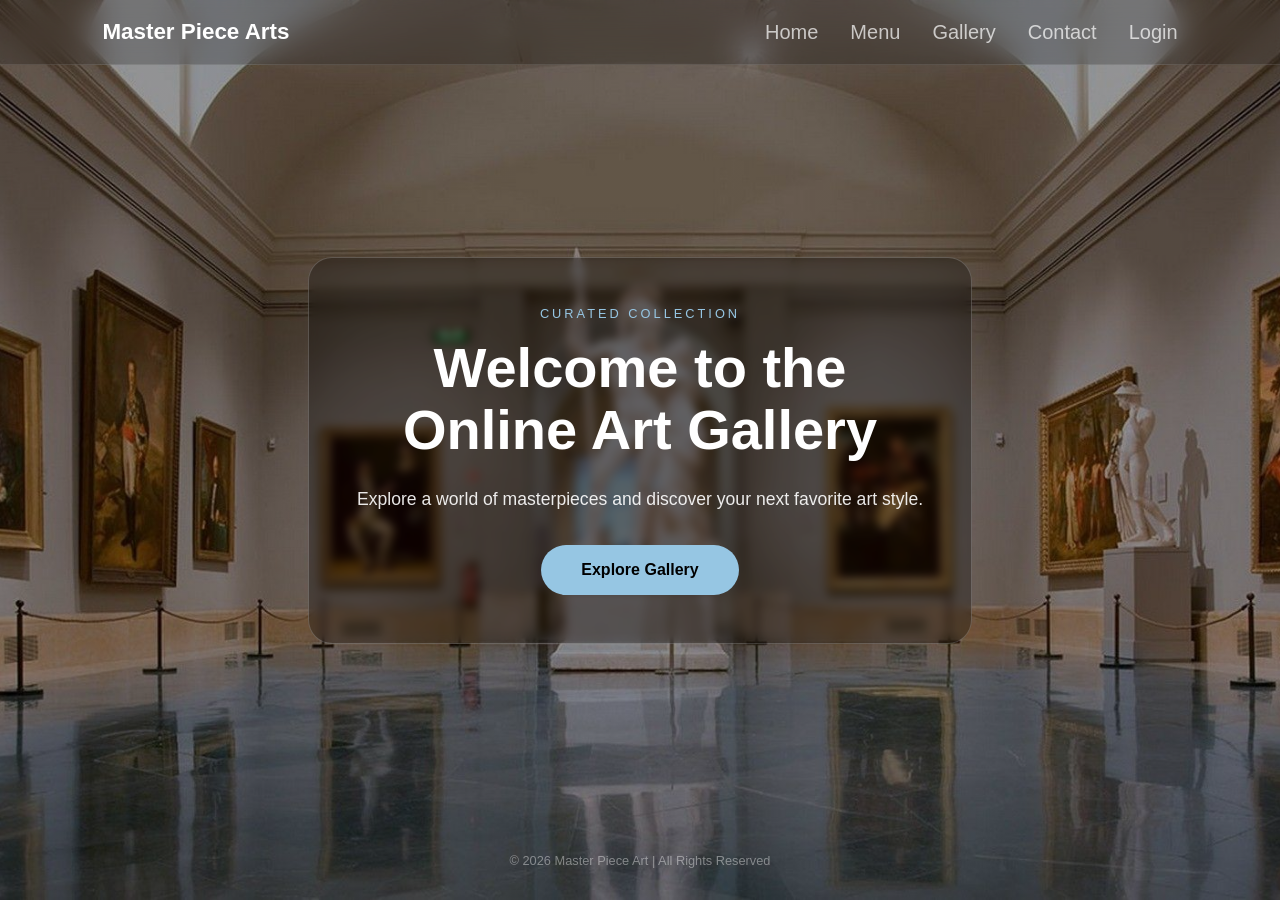
<file: index.html>
<!DOCTYPE html>
<html lang="en">
<head>
  <style>
    :root {
  --primary: #96c6e3;
  --glass: rgba(255, 255, 255, 0.1);
  --glass-border: rgba(255, 255, 255, 0.2);
  --text-white: #ffffff;
}

* {
  margin: 0;
  padding: 0;
  box-sizing: border-box;
}

body {
  font-family: 'Plus Jakarta Sans', sans-serif;
  color: var(--text-white);
  background: linear-gradient(rgba(0,0,0,0.4), rgba(0,0,0,0.4)), 
              url("images/image14.jpg");
  background-size: cover;
  background-position: center;
  background-attachment: fixed;
  min-height: 100vh;
  display: flex;
  flex-direction: column;
}

.login-btn {
  color: white !important;
  padding: 0.5rem 1.2rem;
  border-radius: 8px;
  font-weight: 600 !important;
}

/* --- Hero Content --- */
.hero-section {
  flex: 1;
  display: flex;
  align-items: center;
  justify-content: center;
  padding-top: 80px;
}

#cont {
  text-align: center;
  max-width: 700px;
  padding: 3rem;
  background: rgba(0, 0, 0, 0.3);
  backdrop-filter: blur(5px);
  border: 1px solid var(--glass-border);
  border-radius: 24px;
}

.subtitle {
  text-transform: uppercase;
  letter-spacing: 3px;
  font-size: 0.8rem;
  color: var(--primary);
  display: block;
  margin-bottom: 1rem;
}

#cont h2 {
  font-size: 3.5rem;
  line-height: 1.1;
  margin-bottom: 1.5rem;
}

#cont p {
  font-size: 1.1rem;
  opacity: 0.9;
  margin-bottom: 2rem;
  line-height: 1.6;
}

.main-btn {
  display: inline-block;
  background: var(--primary);
  color: #000;
  text-decoration: none;
  padding: 1rem 2.5rem;
  border-radius: 50px;
  font-weight: 700;
  transition: transform 0.3s, box-shadow 0.3s;
}

.main-btn:hover {
  transform: translateY(-3px);
  box-shadow: 0 10px 20px rgba(150, 198, 227, 0.3);
}
  </style>
  <meta charset="UTF-8">
  <meta name="viewport" content="width=device-width, initial-scale=1.0">
  <title>Master Piece Art | Gallery</title>
  <link rel="stylesheet" href="external.css">
</head>
<body>

  <header class="navbar">
    <div class="logo">Master Piece Arts</div>
    <nav>
      <ul class="nav-links">
        <li><a href="index.html"><span>Home</span></a></li>
        <li><a href="menu.html"><span>Menu</span></a></li>
        <li><a href="gallery.html"><span>Gallery</span></a></li>
        <li><a href="contact.html"><span>Contact</span></a></li>
        <li><a href="loginpage.html" class="active"><span>Login</span></a></li>
      </ul>
    </nav>
  </header>

  <main class="hero-section">
    <div id="cont">
      <span class="subtitle">Curated Collection</span>
      <h2>Welcome to the <br>Online Art Gallery</h2>
      <p>Explore a world of masterpieces and discover your next favorite art style.</p>
      <div class="cta-group">
        <a href="menu.html" class="main-btn">Explore Gallery</a>
      </div>
    </div>
  </main>

  <footer>
    <p>&copy; 2026 Master Piece Art | All Rights Reserved</p>
  </footer>

</body>
</html>
</file>
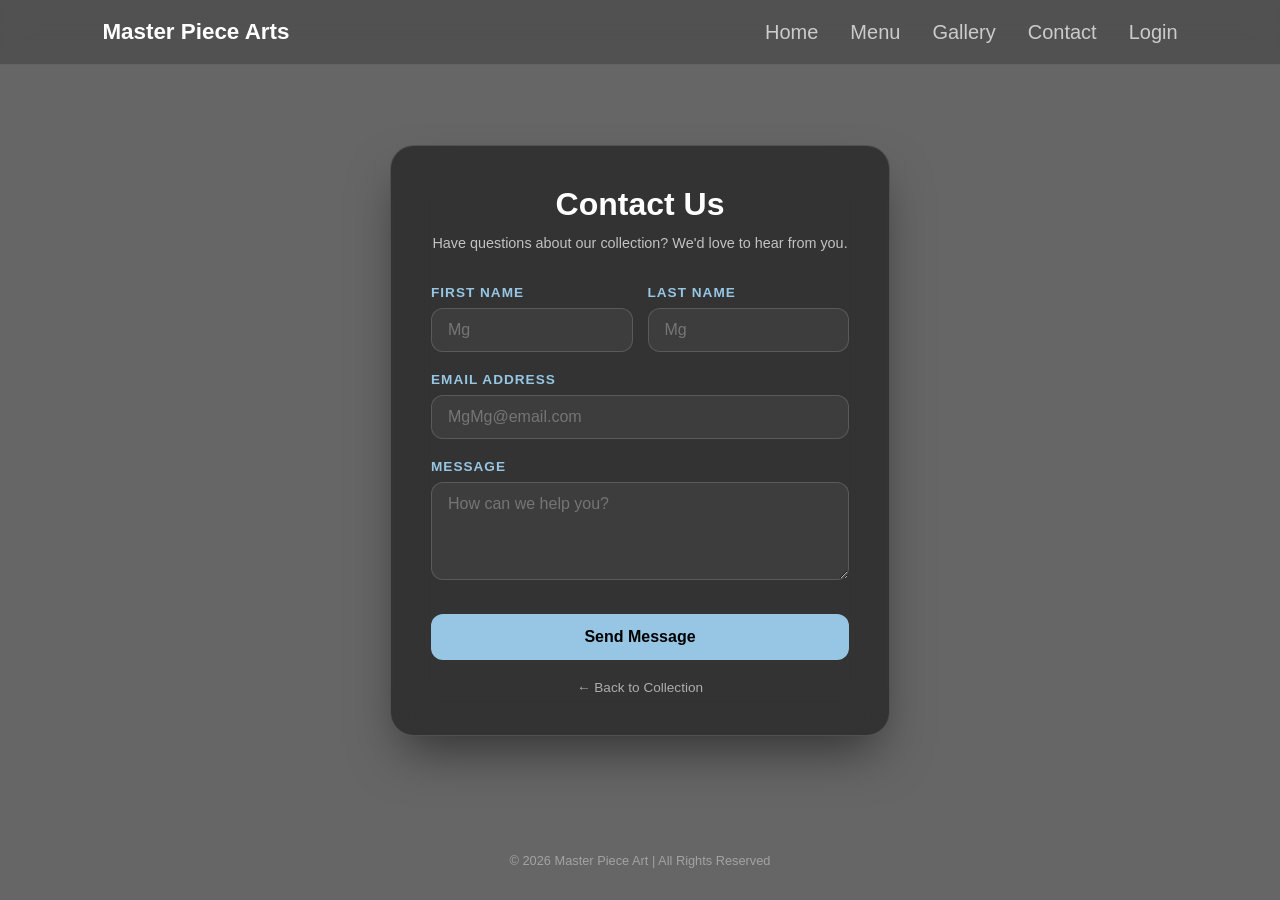
<file: contact.html>
<!DOCTYPE html>
<html lang="en">
<head>
    <meta charset="UTF-8">
    <meta name="viewport" content="width=device-width, initial-scale=1.0">
    <title>Contact Us | Master Piece Art</title>
    <link rel="stylesheet" href="external.css">
    
    <style>
        /* --- SHARED SYSTEM --- */
        :root {
            --primary: #96c6e3;
            --glass: rgba(255, 255, 255, 0.1);
            --glass-dark: rgba(0, 0, 0, 0.5);
            --glass-border: rgba(255, 255, 255, 0.15);
            --text-white: #ffffff;
            --transition: all 0.3s ease;
        }

        * {
            margin: 0;
            padding: 0;
            box-sizing: border-box;
        }

        body {
            font-family: 'Plus Jakarta Sans', sans-serif;
            color: var(--text-white);
            background: linear-gradient(rgba(0,0,0,0.6), rgba(0,0,0,0.6)), 
                        url("https://img.freepik.com/premium-photo/modern-art-gallery-with-glass-wall-hd-wall-mockup-1920-1080-background_1012843-336.jpg");
            background-size: cover;
            background-position: center;
            background-attachment: fixed;
            min-height: 100vh;
            display: flex;
            flex-direction: column;
        }

        /* --- CONTACT FORM SECTION --- */
        .contact-container {
            flex: 1;
            display: flex;
            justify-content: center;
            align-items: center;
            padding: 120px 20px 60px;
        }

        .contact-card {
            background: var(--glass-dark);
            backdrop-filter: blur(20px);
            -webkit-backdrop-filter: blur(20px);
            border: 1px solid var(--glass-border);
            width: 100%;
            max-width: 500px;
            padding: 40px;
            border-radius: 24px;
            box-shadow: 0 25px 50px -12px rgba(0, 0, 0, 0.5);
        }

        .contact-card h2 {
            font-size: 2rem;
            margin-bottom: 10px;
            text-align: center;
        }

        .contact-card p {
            font-size: 0.9rem;
            opacity: 0.7;
            text-align: center;
            margin-bottom: 30px;
            line-height: 1.5;
        }

        .form-group {
            margin-bottom: 20px;
        }

        .form-row {
            display: grid;
            grid-template-columns: 1fr 1fr;
            gap: 15px;
        }

        label {
            display: block;
            margin-bottom: 8px;
            font-size: 0.85rem;
            font-weight: 600;
            color: var(--primary);
            text-transform: uppercase;
            letter-spacing: 1px;
        }

        input[type="text"], 
        textarea {
            width: 100%;
            padding: 12px 16px;
            border-radius: 12px;
            border: 1px solid var(--glass-border);
            background: rgba(255, 255, 255, 0.05);
            color: white;
            outline: none;
            transition: var(--transition);
            font-size: 1rem;
            font-family: inherit;
        }

        input:focus, textarea:focus {
            background: rgba(255, 255, 255, 0.1);
            border-color: var(--primary);
            box-shadow: 0 0 0 4px rgba(150, 198, 227, 0.2);
        }

        .submit-btn {
            width: 100%;
            padding: 14px;
            border-radius: 12px;
            border: none;
            background: var(--primary);
            color: #000;
            font-weight: 700;
            font-size: 1rem;
            cursor: pointer;
            transition: var(--transition);
            margin-top: 10px;
        }

        .submit-btn:hover {
            transform: translateY(-2px);
            box-shadow: 0 10px 20px rgba(150, 198, 227, 0.3);
            filter: brightness(1.1);
        }

        .back-home {
            display: block;
            text-align: center;
            margin-top: 20px;
            color: var(--text-white);
            text-decoration: none;
            font-size: 0.85rem;
            opacity: 0.6;
            transition: var(--transition);
        }

        .back-home:hover {
            opacity: 1;
            color: var(--primary);
        }
    </style>
</head>
<body>

    <header class="navbar">
        <a href="index.html" class="logo">Master Piece Arts</a>
        <nav>
            <ul class="nav-links">
                <li><a href="index.html"><span>Home</span></a></li>
        <li><a href="menu.html"><span>Menu</span></a></li>
        <li><a href="gallery.html"><span>Gallery</span></a></li>
        <li><a href="contact.html"><span>Contact</span></a></li>
        <li><a href="login.html" class="active"><span>Login</span></a></li>
            </ul>
        </nav>
    </header>

    <main class="contact-container">
        <div class="contact-card">
            <h2>Contact Us</h2>
            <p>Have questions about our collection? We'd love to hear from you.</p>
            
            <form action="#">
                <div class="form-row">
                    <div class="form-group">
                        <label for="fname">First Name</label>
                        <input type="text" id="fname" placeholder="Mg">
                    </div>
                    <div class="form-group">
                        <label for="lname">Last Name</label>
                        <input type="text" id="lname" placeholder="Mg">
                    </div>
                </div>

                <div class="form-group">
                    <label for="email">Email Address</label>
                    <input type="text" id="email" placeholder="MgMg@email.com">
                </div>

                <div class="form-group">
                    <label for="comments">Message</label>
                    <textarea id="comments" rows="4" placeholder="How can we help you?"></textarea>
                </div>

                <button type="submit" class="submit-btn">Send Message</button>
            </form>

            <a href="index.html" class="back-home">← Back to Collection</a>
        </div>
    </main>

    <footer>
        &copy; 2026 Master Piece Art | All Rights Reserved
    </footer>

</body>
</html>
</file>
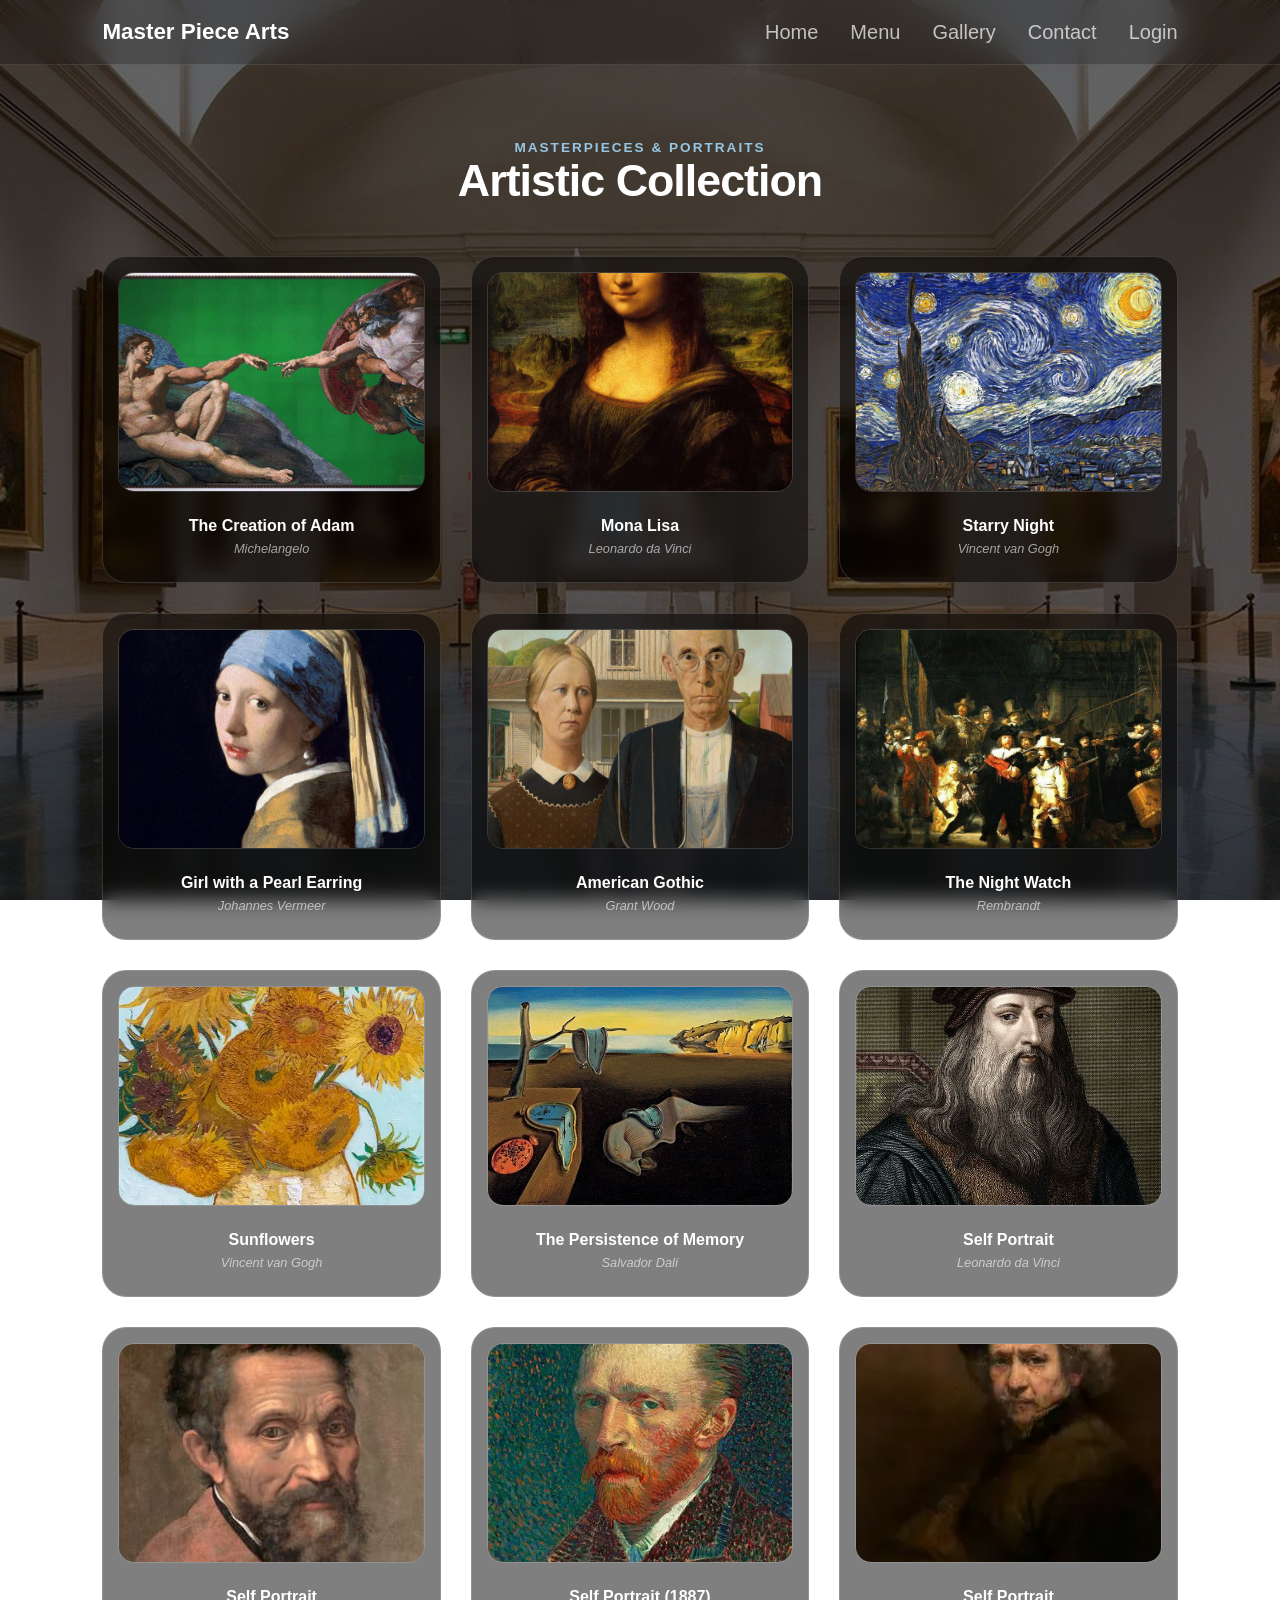
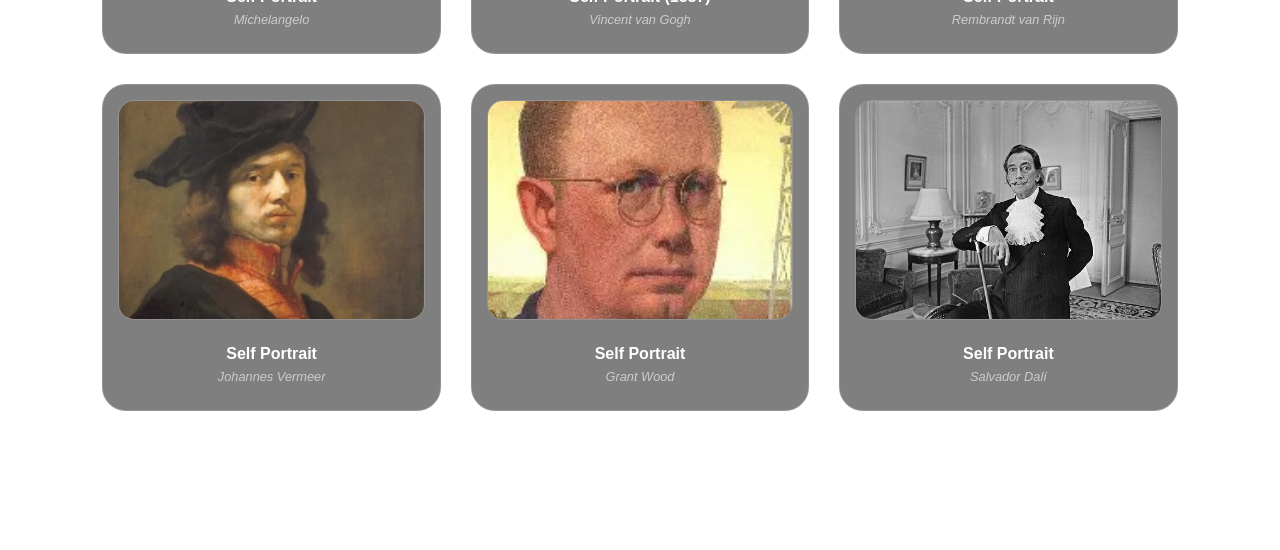
<file: gallery.html>
<!DOCTYPE html>
<html lang="en">
<head>
  <meta charset="UTF-8">
  <meta name="viewport" content="width=device-width, initial-scale=1.0">
  <title>Full Gallery | Master Piece Art</title>
  <link rel="stylesheet" href="external.css">
  
  <style>
    /* --- SHARED BRANDING SYSTEM --- */
    :root {
      --primary: #96c6e3;
      --glass: rgba(255, 255, 255, 0.1);
      --glass-dark: rgba(0, 0, 0, 0.5);
      --glass-border: rgba(255, 255, 255, 0.15);
      --text-white: #ffffff;
      --transition: all 0.4s cubic-bezier(0.175, 0.885, 0.32, 1.275);
    }

    * {
      margin: 0;
      padding: 0;
      box-sizing: border-box;
    }

    body {
      font-family: 'Plus Jakarta Sans', sans-serif;
      color: var(--text-white);
      background: linear-gradient(rgba(0,0,0,0.6), rgba(0,0,0,0.6)), 
                  url("images/image14.jpg");
      background-size: cover;
      background-position: center;
      background-attachment: fixed;
      min-height: 100vh;
      display: flex;
      flex-direction: column;
    }

    /* --- ADVANCED GALLERY LAYOUT --- */
    .gallery-container {
      padding: 140px 8% 60px;
      flex: 1;
    }

    .section-header {
      text-align: center;
      margin-bottom: 50px;
    }

    .section-header h2 {
      font-size: 2.8rem;
      margin-bottom: 10px;
      letter-spacing: -1px;
    }

    .section-header p {
      color: var(--primary);
      text-transform: uppercase;
      letter-spacing: 2px;
      font-size: 0.85rem;
      font-weight: 600;
    }

    .gallery-grid {
      display: grid;
      grid-template-columns: repeat(auto-fill, minmax(280px, 1fr));
      gap: 30px;
    }

    .gallery-item {
      background: var(--glass-dark);
      backdrop-filter: blur(10px);
      border: 1px solid var(--glass-border);
      border-radius: 24px;
      padding: 15px;
      transition: var(--transition);
      display: flex;
      flex-direction: column;
    }

    .gallery-item:hover {
      transform: translateY(-12px);
      background: rgba(255, 255, 255, 0.08);
      border-color: var(--primary);
      box-shadow: 0 20px 40px rgba(0,0,0,0.4);
    }

    .img-frame {
      width: 100%;
      height: 220px;
      border-radius: 16px;
      overflow: hidden;
      margin-bottom: 15px;
      border: 1px solid var(--glass-border);
    }

    .gallery-item img {
      width: 100%;
      height: 100%;
      object-fit: cover;
      transition: transform 0.6s ease;
    }

    .gallery-item:hover img {
      transform: scale(1.15);
    }

    .caption-box {
      padding: 10px;
      text-align: center;
    }

    .work-title {
      font-weight: 600;
      font-size: 1rem;
      margin-bottom: 4px;
      display: block;
    }

    .artist-label {
      font-size: 0.8rem;
      opacity: 0.6;
      font-style: italic;
    }
  </style>
</head>
<body>

  <header class="navbar">
    <a href="index.html" class="logo">Master Piece Arts</a>
    <nav>
      <ul class="nav-links">
        <li><a href="index.html"><span>Home</span></a></li>
        <li><a href="menu.html"><span>Menu</span></a></li>
        <li><a href="gallery.html"><span>Gallery</span></a></li>
        <li><a href="contact.html"><span>Contact</span></a></li>
        <li><a href="login.html" class="active"><span>Login</span></a></li>
      </ul>
    </nav>
  </header>

  <main class="gallery-container">
    <div class="section-header">
      <p>Masterpieces & Portraits</p>
      <h2>Artistic Collection</h2>
    </div>

    <div class="gallery-grid">
      <div class="gallery-item">
        <div class="img-frame"><img src="images/image17.jpg" alt="Creation of Adam"></div>
        <div class="caption-box"><span class="work-title">The Creation of Adam</span><span class="artist-label">Michelangelo</span></div>
      </div>

      <div class="gallery-item">
        <div class="img-frame"><img src="images/image8.jpg" alt="Mona Lisa"></div>
        <div class="caption-box"><span class="work-title">Mona Lisa</span><span class="artist-label">Leonardo da Vinci</span></div>
      </div>

      <div class="gallery-item">
        <div class="img-frame"><img src="images/image6.webp" alt="Starry Night"></div>
        <div class="caption-box"><span class="work-title">Starry Night</span><span class="artist-label">Vincent van Gogh</span></div>
      </div>

      <div class="gallery-item">
        <div class="img-frame"><img src="images/image1.jpg" alt="Pearl Earring"></div>
        <div class="caption-box"><span class="work-title">Girl with a Pearl Earring</span><span class="artist-label">Johannes Vermeer</span></div>
      </div>

      <div class="gallery-item">
        <div class="img-frame"><img src="images/image10.jpg" alt="American Gothic"></div>
        <div class="caption-box"><span class="work-title">American Gothic</span><span class="artist-label">Grant Wood</span></div>
      </div>

      <div class="gallery-item">
        <div class="img-frame"><img src="images/image12.jpg" alt="Night Watch"></div>
        <div class="caption-box"><span class="work-title">The Night Watch</span><span class="artist-label">Rembrandt</span></div>
      </div>

      <div class="gallery-item">
        <div class="img-frame"><img src="images/image15.webp" alt="Sunflowers"></div>
        <div class="caption-box"><span class="work-title">Sunflowers</span><span class="artist-label">Vincent van Gogh</span></div>
      </div>

      <div class="gallery-item">
        <div class="img-frame"><img src="images/image16.jpg" alt="Persistence of Memory"></div>
        <div class="caption-box"><span class="work-title">The Persistence of Memory</span><span class="artist-label">Salvador Dalí</span></div>
      </div>

      <div class="gallery-item">
        <div class="img-frame"><img src="images/pic5.jpg" alt="Da Vinci"></div>
        <div class="caption-box"><span class="work-title">Self Portrait</span><span class="artist-label">Leonardo da Vinci</span></div>
      </div>

      <div class="gallery-item">
        <div class="img-frame"><img src="images/michalanlego.jpg" alt="Michelangelo Portrait"></div>
        <div class="caption-box"><span class="work-title">Self Portrait</span><span class="artist-label">Michelangelo</span></div>
      </div>

      <div class="gallery-item">
        <div class="img-frame"><img src="images/image7.webp" alt="Van Gogh Portrait"></div>
        <div class="caption-box"><span class="work-title">Self Portrait (1887)</span><span class="artist-label">Vincent van Gogh</span></div>
      </div>

      <div class="gallery-item">
        <div class="img-frame"><img src="images/rambrant.webp"></div>
        <div class="caption-box"><span class="work-title">Self Portrait</span><span class="artist-label">Rembrandt van Rijn</span></div>
      </div>

      <div class="gallery-item">
        <div class="img-frame"><img src="images/johhaness.jpg" alt="Vermeer Portrait"></div>
        <div class="caption-box"><span class="work-title">Self Portrait</span><span class="artist-label">Johannes Vermeer</span></div>
      </div>

      <div class="gallery-item">
        <div class="img-frame"><img src="images/grantwood.webp" alt="Grant Wood Portrait"></div>
        <div class="caption-box"><span class="work-title">Self Portrait</span><span class="artist-label">Grant Wood</span></div>
      </div>

      <div class="gallery-item">
        <div class="img-frame"><img src="images/salvali.jpg" alt="Dali Portrait"></div>
        <div class="caption-box"><span class="work-title">Self Portrait</span><span class="artist-label">Salvador Dalí</span></div>
      </div>
    </div>
  </main>

  <footer>
    &copy; 2026 Master Piece Art | All Rights Reserved
  </footer>

</body>
</html>
</file>
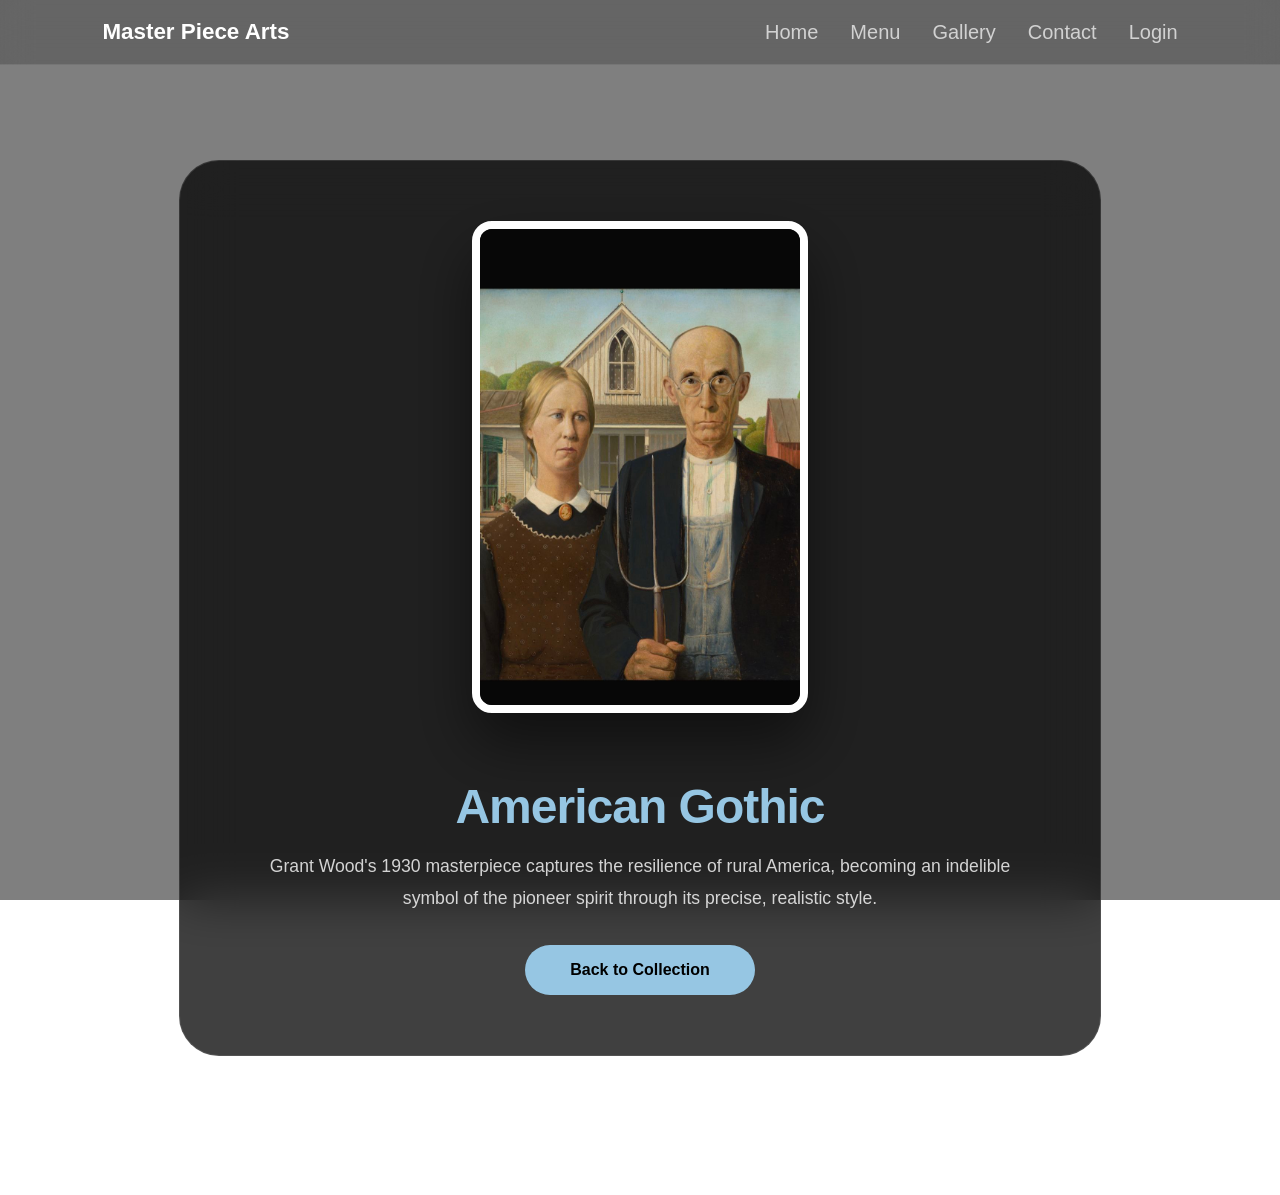
<file: Grantwood.html>
<!DOCTYPE html>
<html lang="en">
<head>
    <meta charset="UTF-8">
    <meta name="viewport" content="width=device-width, initial-scale=1.0">
    <title>American Gothic | Master Piece Art</title>
    <link rel="stylesheet" href="external.css">
    <style>
        :root { --accent: #96c6e3; --glass: rgba(0, 0, 0, 0.75); }
        body { font-family: 'Plus Jakarta Sans', sans-serif; color: white; margin: 0; background: linear-gradient(rgba(0,0,0,0.5), rgba(0,0,0,0.5)), url('https://wallpaperaccess.com/full/10379244.jpg'); background-size: cover; background-attachment: fixed; min-height: 100vh; display: flex; flex-direction: column; }
        .card-wrap { flex: 1; max-width: 800px; margin: 160px auto 60px; background: var(--glass); backdrop-filter: blur(25px); border-radius: 40px; padding: 60px; border: 1px solid rgba(255,255,255,0.1); text-align: center; }
        .art-img { width: 320px; border-radius: 20px; margin-bottom: 30px; border: 8px solid white; box-shadow: 0 30px 60px rgba(0,0,0,0.5); transition: 0.3s; }
        .art-img:hover { transform: translateY(-10px); }
        h1 { font-size: 3rem; margin-bottom: 10px; color: var(--accent); letter-spacing: -1px; }
        p { line-height: 1.8; opacity: 0.8; font-size: 1.1rem; margin-bottom: 30px; }
        .btn { background: var(--accent); color: black; padding: 16px 45px; border-radius: 50px; text-decoration: none; font-weight: 700; display: inline-block; transition: 0.3s; }
        .btn:hover { box-shadow: 0 10px 20px rgba(150, 198, 227, 0.3); }
    </style>
</head>
<body>
    <header class="navbar">
        <a href="index.html" class="logo">Master Piece Arts</a>
        <nav>
            <ul class="nav-links">
                <li><a href="index.html"><span>Home</span></a></li>
        <li><a href="menu.html"><span>Menu</span></a></li>
        <li><a href="gallery.html"><span>Gallery</span></a></li>
        <li><a href="contact.html"><span>Contact</span></a></li>
        <li><a href="login.html" class="active"><span>Login</span></a></li>
            </ul>
        </nav>
    </header>
    <div class="card-wrap">
        <img src="images/image10.jpg" class="art-img" alt="American Gothic">
        <h1>American Gothic</h1>
        <p>Grant Wood's 1930 masterpiece captures the resilience of rural America, becoming an indelible symbol of the pioneer spirit through its precise, realistic style.</p>
        <a href="menu.html" class="btn">Back to Collection</a>
    </div>
    <footer>&copy; 2026 Master Piece Art | All Rights Reserved</footer>
</body>
</html>
</file>
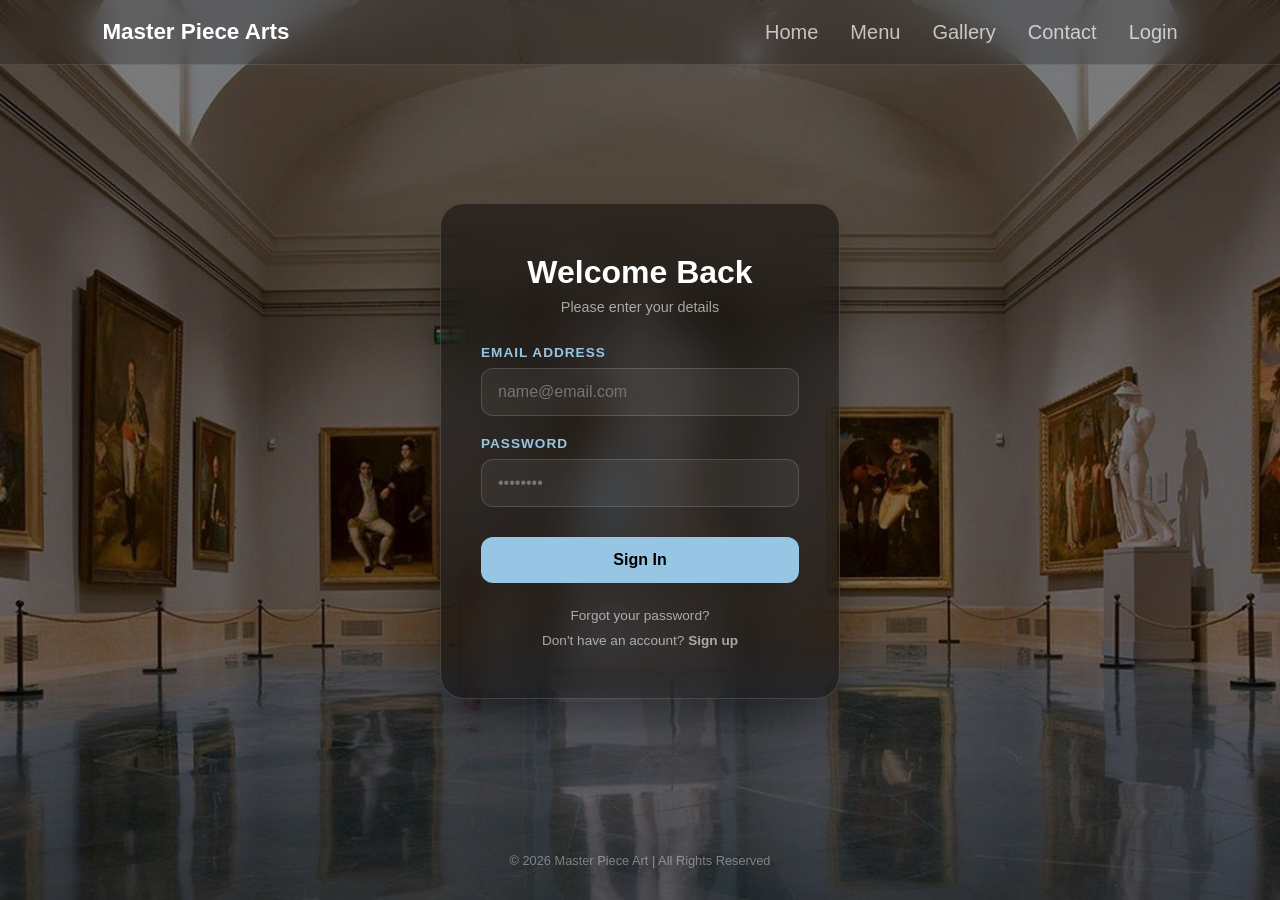
<file: login.html>
<!DOCTYPE html>
<html lang="en">
<head>
  <meta charset="UTF-8">
  <meta name="viewport" content="width=device-width, initial-scale=1.0">
  <title>Login | Master Piece Art</title>
  <link rel="stylesheet" href="external.css">
  <style>
    /* --- SHARED STYLES (Same as Index/Menu) --- */
    :root {
      --primary: #96c6e3;
      --glass: rgba(255, 255, 255, 0.1);
      --glass-dark: rgba(0, 0, 0, 0.45);
      --glass-border: rgba(255, 255, 255, 0.15);
      --text-white: #ffffff;
      --transition: all 0.3s ease;
    }

    * {
      margin: 0;
      padding: 0;
      box-sizing: border-box;
    }

    body {
      font-family: 'Plus Jakarta Sans', sans-serif;
      color: var(--text-white);
      background: linear-gradient(rgba(0,0,0,0.5), rgba(0,0,0,0.5)), 
                  url("images/image14.jpg");
      background-size: cover;
      background-position: center;
      background-attachment: fixed;
      min-height: 100vh;
      display: flex;
      flex-direction: column;
    }

      /* --- LOGIN BOX --- */
    .login-container {
      flex: 1;
      display: flex;
      justify-content: center;
      align-items: center;
      padding-top: 80px; /* Space for navbar */
    }

    #box {
      background: var(--glass-dark);
      backdrop-filter: blur(20px);
      -webkit-backdrop-filter: blur(20px);
      border: 1px solid var(--glass-border);
      width: 400px;
      padding: 50px 40px;
      border-radius: 24px;
      box-shadow: 0 25px 50px -12px rgba(0, 0, 0, 0.5);
      text-align: center;
    }

    h2 {
      font-size: 2rem;
      margin-bottom: 8px;
      font-weight: 700;
    }

    .subtitle {
      font-size: 0.9rem;
      opacity: 0.6;
      margin-bottom: 30px;
      display: block;
    }

    form {
      text-align: left;
    }

    label {
      display: block;
      margin-bottom: 8px;
      font-size: 0.85rem;
      font-weight: 600;
      color: var(--primary);
      text-transform: uppercase;
      letter-spacing: 1px;
    }

    input[type="text"], 
    input[type="password"] {
      width: 100%;
      padding: 14px 16px;
      border-radius: 12px;
      border: 1px solid var(--glass-border);
      background: rgba(255, 255, 255, 0.05);
      color: white;
      outline: none;
      margin-bottom: 20px;
      transition: var(--transition);
      font-size: 1rem;
    }

    input:focus {
      background: rgba(255, 255, 255, 0.1);
      border-color: var(--primary);
      box-shadow: 0 0 0 4px rgba(150, 198, 227, 0.2);
    }

    /* --- MODERN BUTTON --- */
    .login-submit {
      width: 100%;
      padding: 14px;
      border-radius: 12px;
      border: none;
      background: var(--primary);
      color: #000;
      font-weight: 700;
      font-size: 1rem;
      cursor: pointer;
      transition: var(--transition);
      margin-top: 10px;
    }

    .login-submit:hover {
      transform: translateY(-2px);
      box-shadow: 0 10px 20px rgba(150, 198, 227, 0.3);
      filter: brightness(1.1);
    }
  </style>
</head>
<body>

  <header class="navbar">
    <a class="logo">Master Piece Arts</a>
    <nav>
      <ul class="nav-links">
        <li><a href="index.html"><span>Home</span></a></li>
        <li><a href="menu.html"><span>Menu</span></a></li>
        <li><a href="gallery.html"><span>Gallery</span></a></li>
        <li><a href="contact.html"><span>Contact</span></a></li>
        <li><a href="login.html" class="active"><span>Login</span></a></li>
      </ul>
    </nav>
  </header>

  <main class="login-container">
    <div id="box">
      <h2>Welcome Back</h2>
      <span class="subtitle">Please enter your details</span>

      <form action="index.html">
        <label for="Em">Email Address</label>
        <input type="text" id="Em" name="Em" placeholder="name@email.com" required>

        <label for="pw">Password</label>
        <input type="password" id="pw" name="pw" placeholder="••••••••" required>

        <button type="submit" class="login-submit">Sign In</button>
      </form>

      <div class="form-footer">
        <a href="#">Forgot your password?</a>
        <a href="#">Don't have an account? <strong>Sign up</strong></a>
      </div>
    </div>
  </main>

  <footer>
    &copy; 2026 Master Piece Art | All Rights Reserved
  </footer>

</body>
</html>
</file>
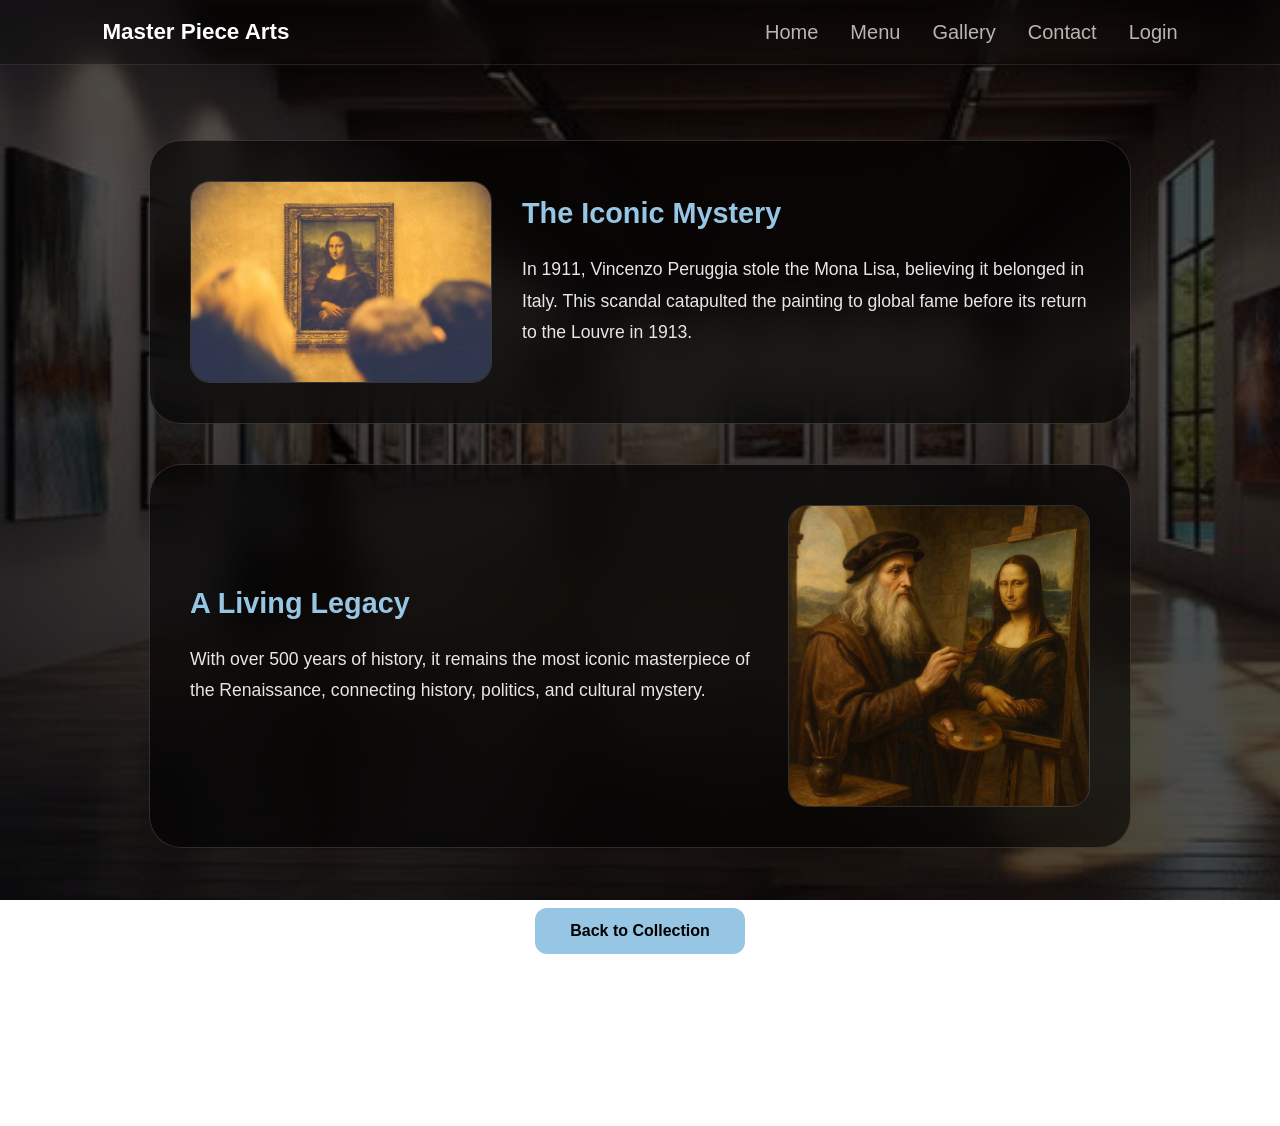
<file: MonaLisa.html>
<!DOCTYPE html>
<html lang="en">
<head>
    <meta charset="UTF-8">
    <meta name="viewport" content="width=device-width, initial-scale=1.0">
    <title>Mona Lisa | Master Piece Art</title>
    <link rel="stylesheet" href="external.css">
    <style>
        :root { --primary: #96c6e3; --glass-dark: rgba(0, 0, 0, 0.6); --glass-border: rgba(255, 255, 255, 0.15); }
        body { font-family: 'Plus Jakarta Sans', sans-serif; color: white; margin: 0; background: linear-gradient(rgba(0,0,0,0.7), rgba(0,0,0,0.7)), url('images/pic4.jpg'); background-size: cover; background-attachment: fixed; min-height: 100vh; display: flex; flex-direction: column; }
        .main-content { padding: 140px 8% 60px; flex: 1; display: flex; flex-direction: column; gap: 40px; align-items: center; }
        .glass-card { background: var(--glass-dark); backdrop-filter: blur(20px); border: 1px solid var(--glass-border); border-radius: 32px; padding: 40px; max-width: 900px; display: flex; gap: 30px; align-items: center; }
        .glass-card:nth-child(even) { flex-direction: row-reverse; }
        .glass-card img { width: 300px; border-radius: 20px; border: 1px solid var(--glass-border); transition: 0.5s; }
        .glass-card:hover img { transform: scale(1.05); }
        .text-content h2 { color: var(--primary); margin-top: 0; font-size: 1.8rem; }
        .text-content p { line-height: 1.8; opacity: 0.9; font-size: 1.1rem; }
        .btn-back { background: var(--primary); color: black; padding: 14px 35px; border-radius: 12px; text-decoration: none; font-weight: 700; transition: 0.3s; margin-top: 20px; }
        .btn-back:hover { transform: translateY(-3px); box-shadow: 0 10px 20px rgba(150, 198, 227, 0.3); }
        footer { padding: 3rem; text-align: center; opacity: 0.5; border-top: 1px solid var(--glass-border); }
    </style>
</head>
<body>
    <header class="navbar">
        <a href="index.html" class="logo">Master Piece Arts</a>
        <nav>
            <ul class="nav-links">
                <li><a href="index.html"><span>Home</span></a></li>
        <li><a href="menu.html"><span>Menu</span></a></li>
        <li><a href="gallery.html"><span>Gallery</span></a></li>
        <li><a href="contact.html"><span>Contact</span></a></li>
        <li><a href="login.html" class="active"><span>Login</span></a></li>
            </ul>
        </nav>
    </header>
    <main class="main-content">
        <div class="glass-card">
            <img src="images/pic2.jpg" alt="The Theft">
            <div class="text-content">
                <h2>The Iconic Mystery</h2>
                <p>In 1911, Vincenzo Peruggia stole the Mona Lisa, believing it belonged in Italy. This scandal catapulted the painting to global fame before its return to the Louvre in 1913.</p>
            </div>
        </div>
        <div class="glass-card">
            <img src="images/pic3.jpg" alt="Heritage">
            <div class="text-content">
                <h2>A Living Legacy</h2>
                <p>With over 500 years of history, it remains the most iconic masterpiece of the Renaissance, connecting history, politics, and cultural mystery.</p>
            </div>
        </div>
        <a href="menu.html" class="btn-back">Back to Collection</a>
    </main>
    <footer>&copy; 2026 Master Piece Art | All Rights Reserved</footer>
</body>
</html>
</file>
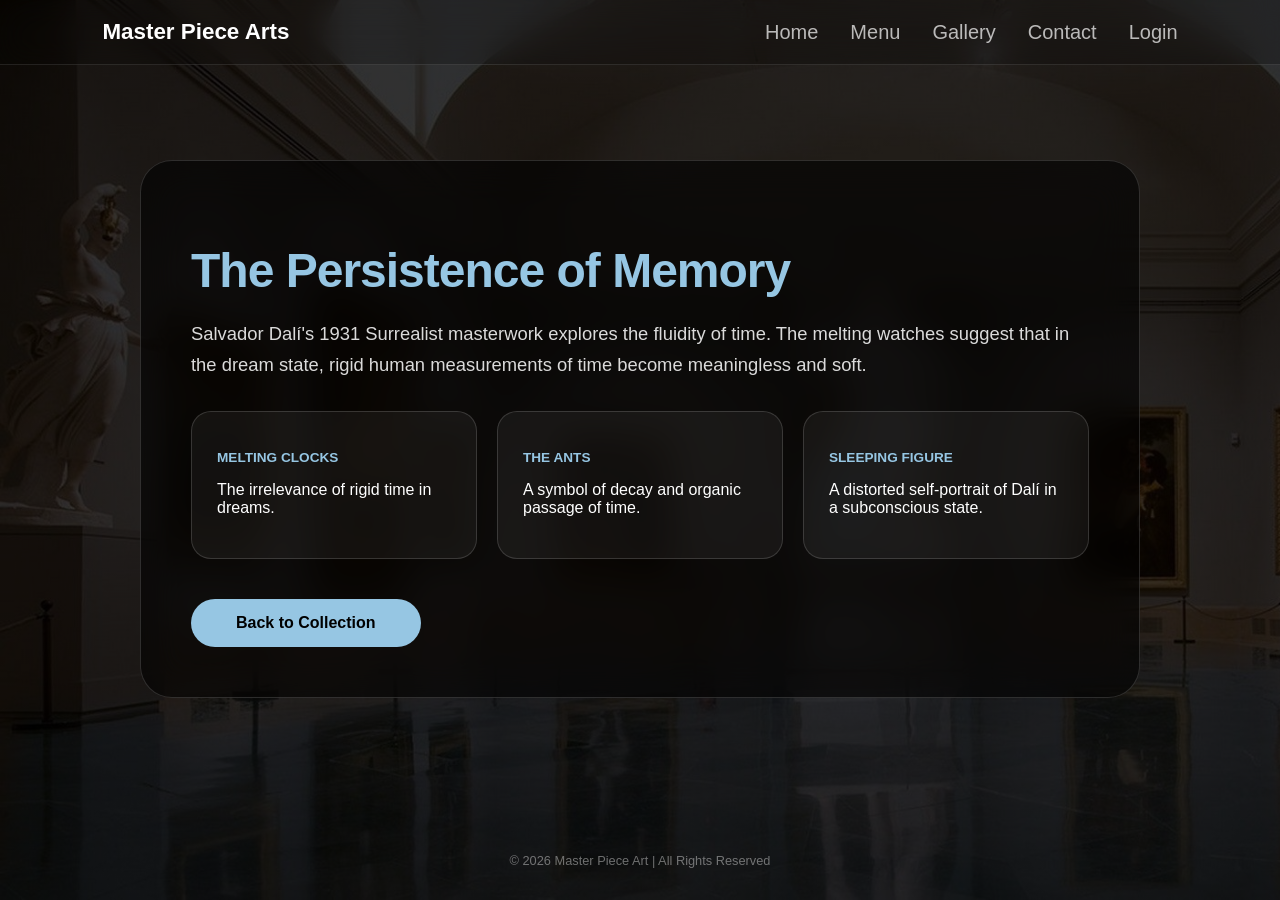
<file: Painting1.html>
<!DOCTYPE html>
<html lang="en">
<head>
    <meta charset="UTF-8">
    <meta name="viewport" content="width=device-width, initial-scale=1.0">
    <title>The Persistence of Memory | Master Piece Art</title>
    <link rel="stylesheet" href="external.css">
    <style>
        :root { --primary: #96c6e3; --glass-dark: rgba(0, 0, 0, 0.6); --glass-border: rgba(255, 255, 255, 0.15); }
        body { font-family: 'Plus Jakarta Sans', sans-serif; color: white; margin: 0; background: linear-gradient(rgba(0,0,0,0.8), rgba(0,0,0,0.8)), url('images/image14.jpg'); background-size: cover; background-attachment: fixed; min-height: 100vh; display: flex; flex-direction: column; }
        .main-content { padding: 160px 8% 60px; flex: 1; max-width: 1000px; margin: 0 auto; }
        .glass-panel { background: var(--glass-dark); backdrop-filter: blur(20px); border: 1px solid var(--glass-border); border-radius: 32px; padding: 50px; }
        h1 { font-size: 3rem; margin-bottom: 20px; color: var(--primary); letter-spacing: -1px; }
        .symbol-grid { display: grid; grid-template-columns: repeat(auto-fit, minmax(200px, 1fr)); gap: 20px; margin-top: 30px; }
        .symbol-card { background: rgba(255,255,255,0.05); padding: 25px; border-radius: 20px; border: 1px solid var(--glass-border); }
        .symbol-card h3 { color: var(--primary); font-size: 0.85rem; text-transform: uppercase; margin-bottom: 10px; }
        .btn-back { display: inline-block; margin-top: 40px; background: var(--primary); color: black; padding: 15px 45px; border-radius: 50px; text-decoration: none; font-weight: 700; transition: 0.3s; }
        .btn-back:hover { transform: translateY(-3px); box-shadow: 0 10px 20px rgba(150, 198, 227, 0.3); }
    </style>
</head>
<body>
    <header class="navbar">
        <a href="index.html" class="logo">Master Piece Arts</a>
        <nav>
            <ul class="nav-links">
                <li><a href="index.html"><span>Home</span></a></li>
        <li><a href="menu.html"><span>Menu</span></a></li>
        <li><a href="gallery.html"><span>Gallery</span></a></li>
        <li><a href="contact.html"><span>Contact</span></a></li>
        <li><a href="login.html" class="active"><span>Login</span></a></li>
            </ul>
        </nav>
    </header>
    <main class="main-content">
        <div class="glass-panel">
            <h1>The Persistence of Memory</h1>
            <p style="font-size: 1.15rem; line-height: 1.7; opacity: 0.85;">Salvador Dalí's 1931 Surrealist masterwork explores the fluidity of time. The melting watches suggest that in the dream state, rigid human measurements of time become meaningless and soft.</p>
            <div class="symbol-grid">
                <div class="symbol-card"><h3>Melting Clocks</h3><p>The irrelevance of rigid time in dreams.</p></div>
                <div class="symbol-card"><h3>The Ants</h3><p>A symbol of decay and organic passage of time.</p></div>
                <div class="symbol-card"><h3>Sleeping Figure</h3><p>A distorted self-portrait of Dalí in a subconscious state.</p></div>
            </div>
            <a href="menu.html" class="btn-back">Back to Collection</a>
        </div>
    </main>
    <footer>&copy; 2026 Master Piece Art | All Rights Reserved</footer>
</body>
</html>
</file>
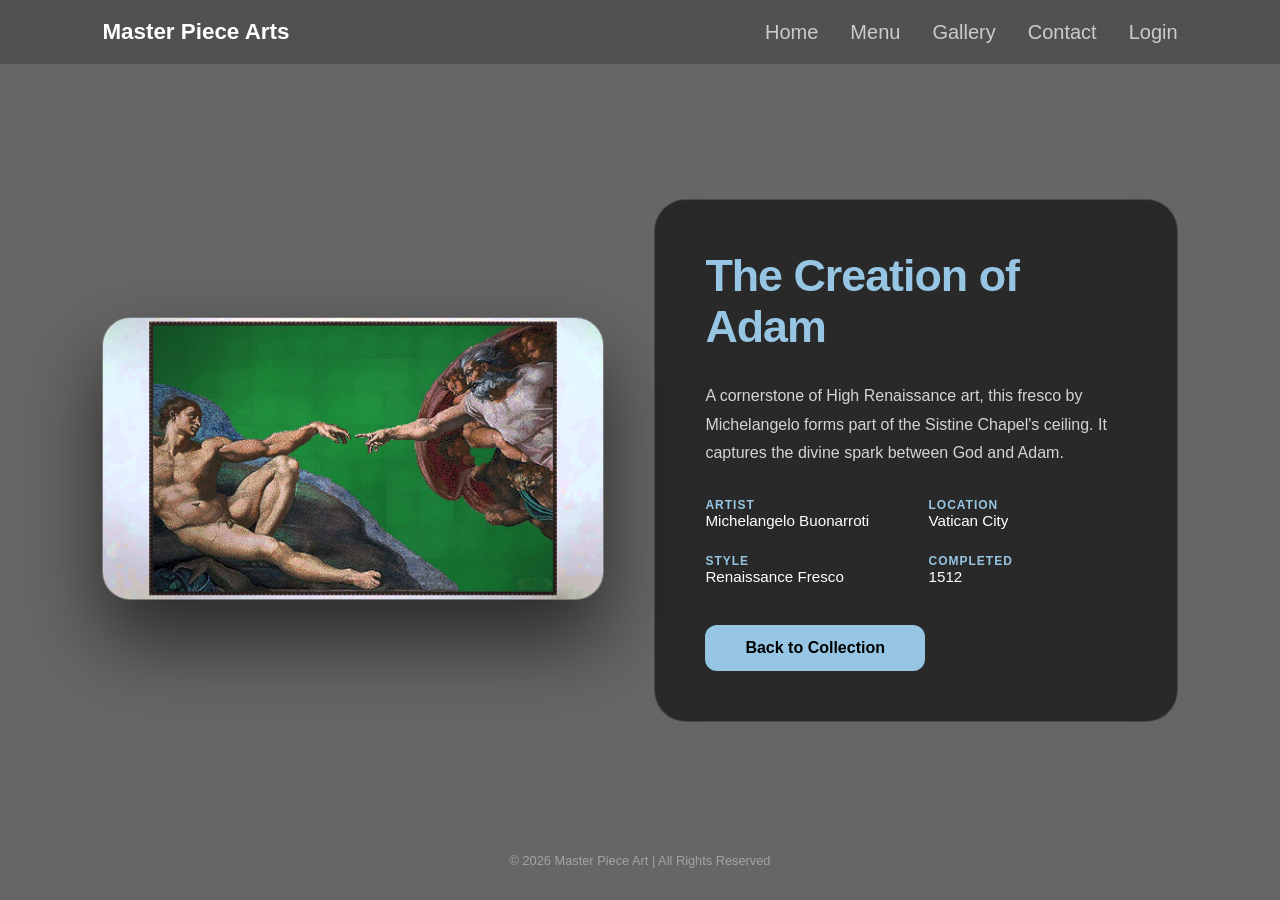
<file: Painting2.html>
<!DOCTYPE html>
<html lang="en">
<head>
    <link rel="stylesheet" href="external.css">
    <meta charset="UTF-8">
    <meta name="viewport" content="width=device-width, initial-scale=1.0">
    <title>The Creation of Adam | Master Piece Art</title>
    <style>
        :root { --primary: #96c6e3; --glass: rgba(0, 0, 0, 0.6); --border: rgba(255, 255, 255, 0.15); }
        body { font-family: 'Plus Jakarta Sans', sans-serif; color: white; margin: 0; background: linear-gradient(rgba(0,0,0,0.6), rgba(0,0,0,0.6)), url('https://wallpaperaccess.com/full/6984581.jpg'); background-size: cover; background-attachment: fixed; min-height: 100vh; display: flex; flex-direction: column; }
        .container { padding: 160px 8% 60px; flex: 1; max-width: 1100px; margin: 0 auto; display: flex; gap: 50px; align-items: center; }
        .image-box img { width: 500px; border-radius: 28px; border: 1px solid var(--border); box-shadow: 0 40px 80px rgba(0,0,0,0.6); }
        .details { background: var(--glass); padding: 50px; border-radius: 32px; border: 1px solid var(--border); backdrop-filter: blur(20px); }
        h1 { font-size: 2.8rem; color: var(--primary); margin-top: 0; letter-spacing: -1px; }
        .meta { display: grid; grid-template-columns: 1fr 1fr; gap: 25px; margin-top: 30px; font-size: 0.95rem; }
        .meta strong { color: var(--primary); display: block; text-transform: uppercase; font-size: 0.75rem; letter-spacing: 1px; }
        .btn { display: inline-block; margin-top: 40px; background: var(--primary); color: black; padding: 14px 40px; border-radius: 12px; text-decoration: none; font-weight: 700; transition: 0.3s; }
        .btn:hover { transform: translateY(-3px); }
    </style>
</head>
<body>
    <header class="navbar">
        <a href="index.html" class="logo">Master Piece Arts</a>
        <nav>
            <ul class="nav-links">
                <li><a href="index.html"><span>Home</span></a></li>
        <li><a href="menu.html"><span>Menu</span></a></li>
        <li><a href="gallery.html"><span>Gallery</span></a></li>
        <li><a href="contact.html"><span>Contact</span></a></li>
        <li><a href="login.html" class="active"><span>Login</span></a></li>
            </ul>
        </nav>
    </header>
    <div class="container">
        <div class="image-box"><img src="images/image17.jpg" alt="Creation of Adam"></div>
        <div class="details">
            <h1>The Creation of Adam</h1>
            <p style="opacity: 0.8; line-height: 1.8;">A cornerstone of High Renaissance art, this fresco by Michelangelo forms part of the Sistine Chapel's ceiling. It captures the divine spark between God and Adam.</p>
            <div class="meta">
                <div><strong>Artist</strong> Michelangelo Buonarroti</div>
                <div><strong>Location</strong> Vatican City</div>
                <div><strong>Style</strong> Renaissance Fresco</div>
                <div><strong>Completed</strong> 1512</div>
            </div>
            <a href="menu.html" class="btn">Back to Collection</a>
        </div>
    </div>
    <footer>&copy; 2026 Master Piece Art | All Rights Reserved </footer>
</body>
</html>
</file>
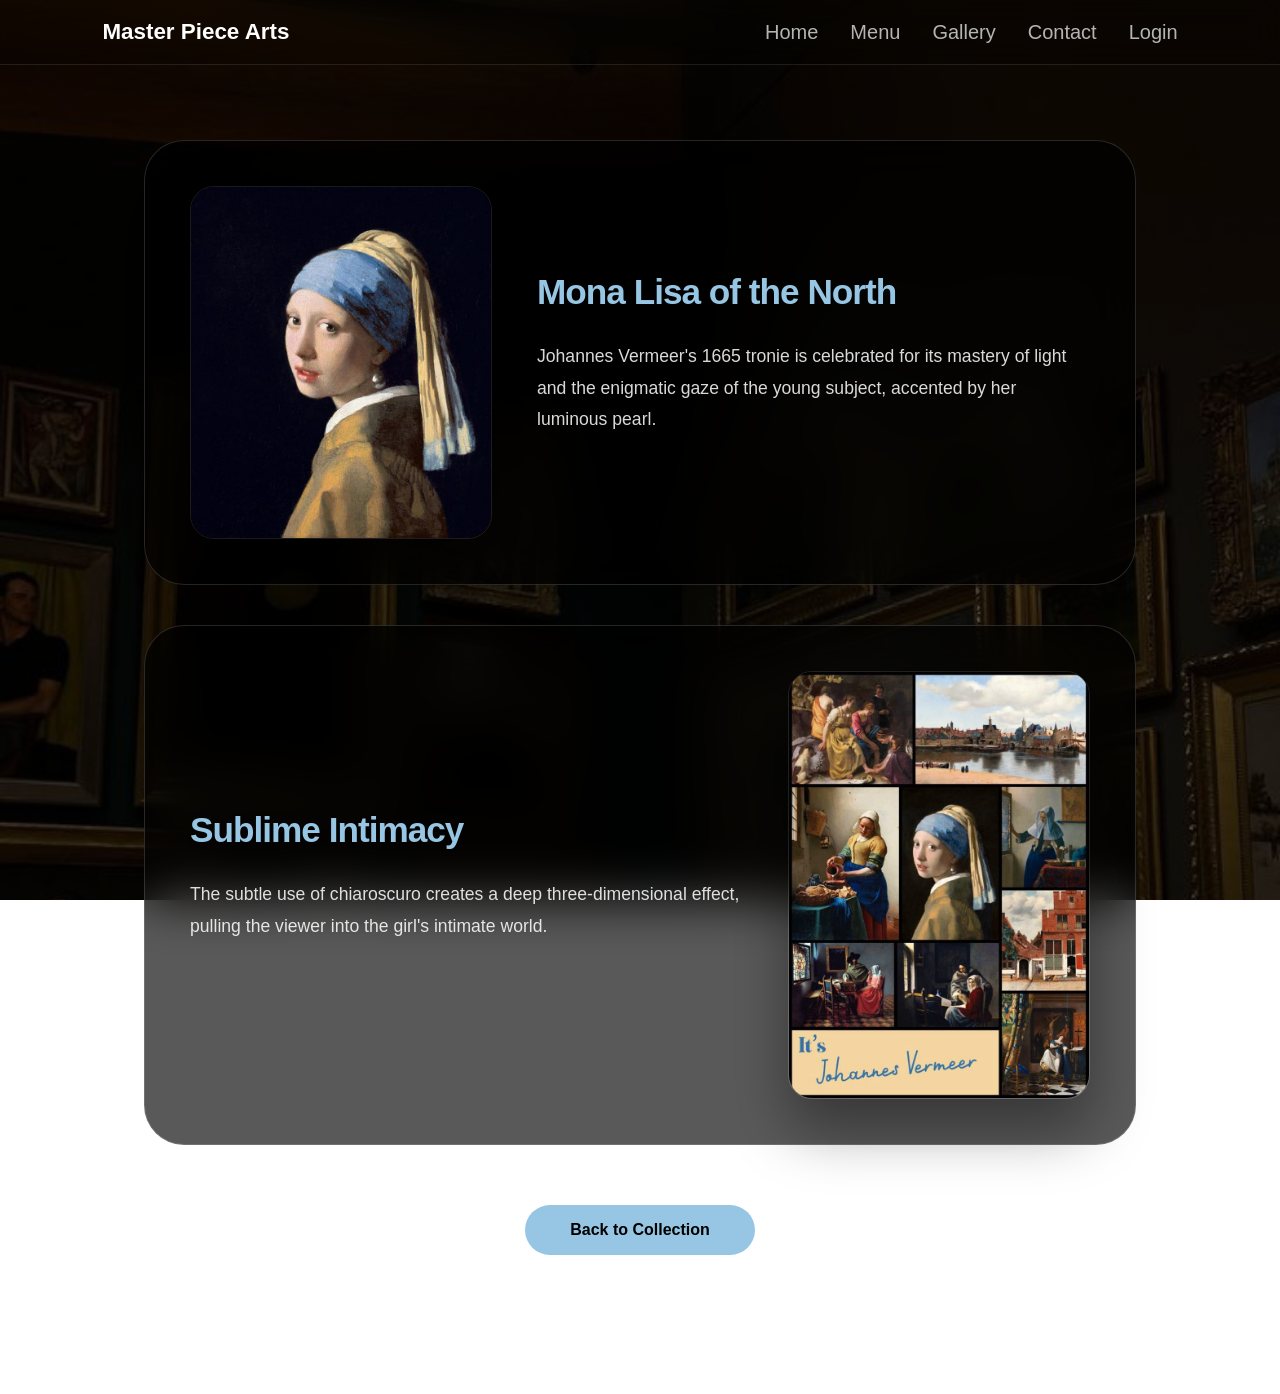
<file: project.html>
<!DOCTYPE html>
<html lang="en">
<head>
    <meta charset="UTF-8">
    <meta name="viewport" content="width=device-width, initial-scale=1.0">
    <title>Girl with a Pearl Earring | Master Piece Art</title>
    <link rel="stylesheet" href="external.css">
    <style>
        :root { --primary: #96c6e3; --glass: rgba(0, 0, 0, 0.65); }
        body { font-family: 'Plus Jakarta Sans', sans-serif; color: white; margin: 0; background: linear-gradient(rgba(0,0,0,0.6), rgba(0,0,0,0.6)), url('images/image4.jpg'); background-size: cover; background-attachment: fixed; min-height: 100vh; display: flex; flex-direction: column; }
        .main { padding: 140px 8% 60px; flex: 1; display: flex; flex-direction: column; gap: 40px; align-items: center; }
        .box { background: var(--glass); backdrop-filter: blur(25px); border: 1px solid rgba(255,255,255,0.15); border-radius: 40px; padding: 45px; max-width: 900px; display: flex; gap: 45px; align-items: center; }
        .box:nth-child(even) { flex-direction: row-reverse; }
        .box img { width: 300px; border-radius: 24px; box-shadow: 0 30px 60px rgba(0,0,0,0.4); border: 1px solid rgba(255,255,255,0.1); }
        h2 { color: var(--primary); font-size: 2.2rem; margin-top: 0; letter-spacing: -1px; }
        p { line-height: 1.8; opacity: 0.85; font-size: 1.1rem; }
        .btn { background: var(--primary); color: black; padding: 16px 45px; border-radius: 50px; text-decoration: none; font-weight: 700; transition: 0.3s; margin-top: 20px; }
        .btn:hover { transform: scale(1.05); }
    </style>
</head>
<body>
    <header class="navbar">
        <a href="index.html" class="logo">Master Piece Arts</a>
        <nav>
            <ul class="nav-links">
                <li><a href="index.html"><span>Home</span></a></li>
        <li><a href="menu.html"><span>Menu</span></a></li>
        <li><a href="gallery.html"><span>Gallery</span></a></li>
        <li><a href="contact.html"><span>Contact</span></a></li>
        <li><a href="login.html" class="active"><span>Login</span></a></li>
            </ul>
        </nav>
    </header>
    <div class="main">
        <div class="box">
            <img src="images/image1.jpg" alt="Vermeer Masterpiece">
            <div>
                <h2>Mona Lisa of the North</h2>
                <p>Johannes Vermeer's 1665 tronie is celebrated for its mastery of light and the enigmatic gaze of the young subject, accented by her luminous pearl.</p>
            </div>
        </div>
        <div class="box">
            <img src="images/image2.jpg" alt="The Gaze">
            <div>
                <h2>Sublime Intimacy</h2>
                <p>The subtle use of chiaroscuro creates a deep three-dimensional effect, pulling the viewer into the girl's intimate world.</p>
            </div>
        </div>
        <a href="menu.html" class="btn">Back to Collection</a>
    </div>
    <footer>&copy; 2026 Master Piece Art | All Rights Reserved</footer>
</body>
</html>
</file>
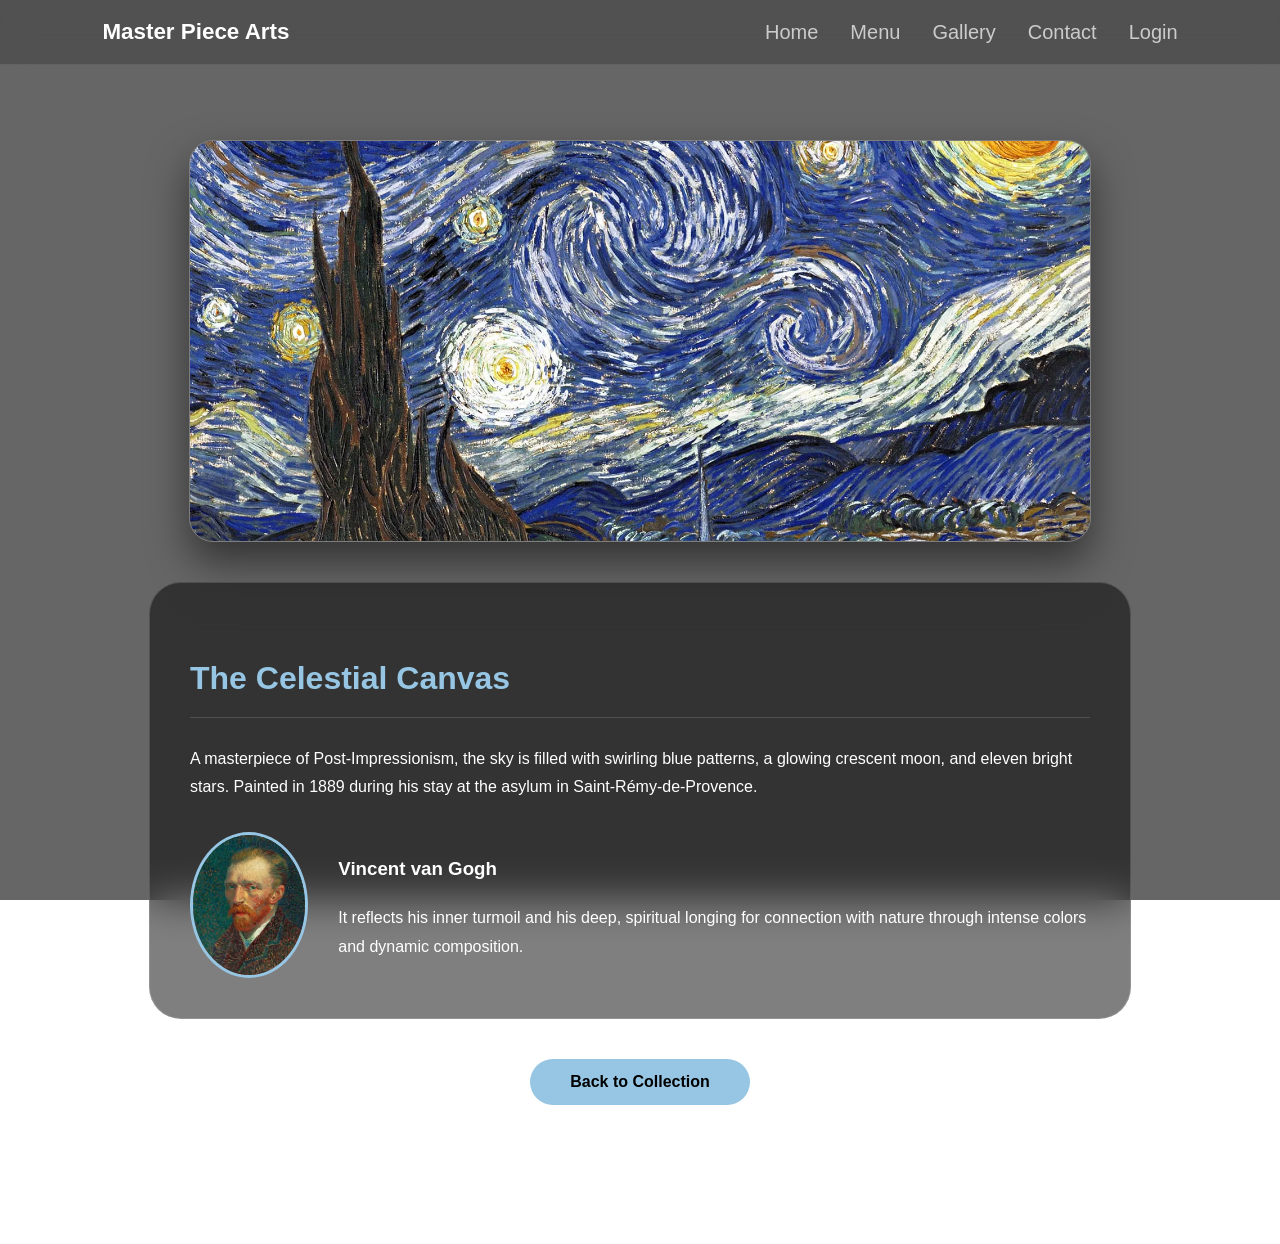
<file: starry.html>
<!DOCTYPE html>
<html lang="en">
<head>
    <meta charset="UTF-8">
    <meta name="viewport" content="width=device-width, initial-scale=1.0">
    <title>Starry Night | Master Piece Art</title>
    <link rel="stylesheet" href="external.css">
    <style>
        :root { --primary: #96c6e3; --glass-dark: rgba(0, 0, 0, 0.5); --glass-border: rgba(255, 255, 255, 0.15); }
        body { font-family: 'Plus Jakarta Sans', sans-serif; color: white; margin: 0; background: linear-gradient(rgba(0,0,0,0.6), rgba(0,0,0,0.6)), url('https://img.freepik.com/premium-photo/modern-art-gallery-with-glass-wall-hd-wall-mockup-1920-1080-background_1012843-336.jpg'); background-size: cover; background-attachment: fixed; min-height: 100vh; display: flex; flex-direction: column; }
        .main-content { padding: 140px 8% 60px; flex: 1; display: flex; flex-direction: column; align-items: center; gap: 40px; }
        .hero-img { width: 100%; max-width: 900px; height: 400px; object-fit: cover; border-radius: 24px; border: 1px solid var(--glass-border); box-shadow: 0 20px 40px rgba(0,0,0,0.5); }
        .info-panel { background: var(--glass-dark); backdrop-filter: blur(20px); border: 1px solid var(--glass-border); border-radius: 32px; padding: 40px; max-width: 900px; line-height: 1.8; }
        .info-panel h2 { color: var(--primary); border-bottom: 1px solid var(--glass-border); padding-bottom: 10px; font-size: 2rem; }
        .artist-flex { display: flex; gap: 30px; align-items: center; margin-top: 30px; }
        .artist-flex img { width: 140px; height: 140px; border-radius: 50%; object-fit: cover; border: 3px solid var(--primary); }
        .btn-back { background: var(--primary); color: black; padding: 14px 40px; border-radius: 50px; text-decoration: none; font-weight: 700; transition: 0.3s; }
        .btn-back:hover { transform: scale(1.05); }
    </style>
</head>
<body>
    <header class="navbar">
        <a href="index.html" class="logo">Master Piece Arts</a>
        <nav>
            <ul class="nav-links">
                <li><a href="index.html"><span>Home</span></a></li>
        <li><a href="menu.html"><span>Menu</span></a></li>
        <li><a href="gallery.html"><span>Gallery</span></a></li>
        <li><a href="contact.html"><span>Contact</span></a></li>
        <li><a href="login.html" class="active"><span>Login</span></a></li>
            </ul>
        </nav>
    </header>
    <main class="main-content">
        <img src="images/image6.webp" class="hero-img" alt="Starry Night">
        <div class="info-panel">
            <h2>The Celestial Canvas</h2>
            <p>A masterpiece of Post-Impressionism, the sky is filled with swirling blue patterns, a glowing crescent moon, and eleven bright stars. Painted in 1889 during his stay at the asylum in Saint-Rémy-de-Provence.</p>
            <div class="artist-flex">
                <img src="images/image7.webp" alt="Van Gogh">
                <div>
                    <h3>Vincent van Gogh</h3>
                    <p>It reflects his inner turmoil and his deep, spiritual longing for connection with nature through intense colors and dynamic composition.</p>
                </div>
            </div>
        </div>
        <a href="menu.html" class="btn-back">Back to Collection</a>
    </main>
    <footer>&copy; 2026 Master Piece Art | All Rights Reserved</footer>
</body>
</html>
</file>
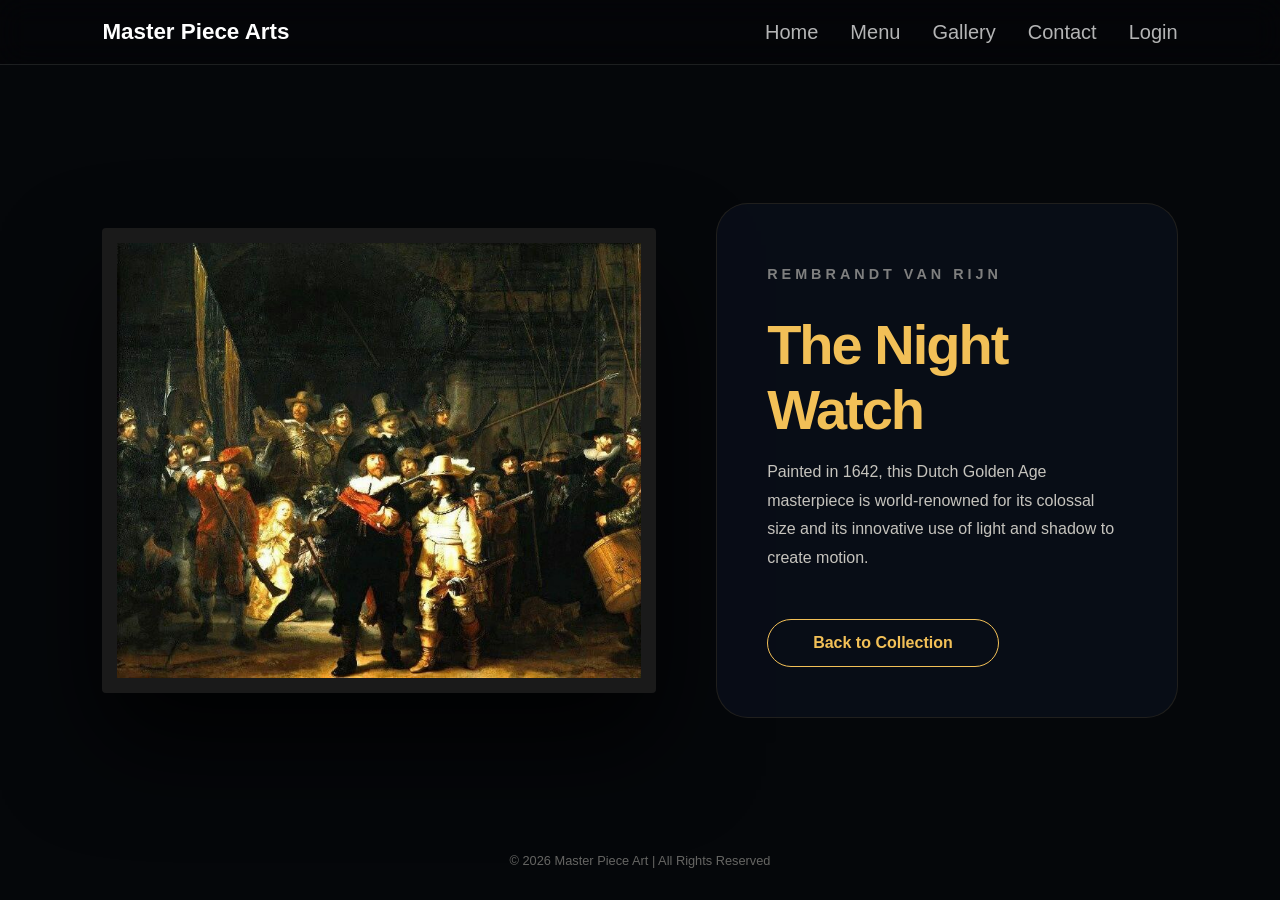
<file: Thenightwatch.html>
<!DOCTYPE html>
<html lang="en">
<head>
    <meta charset="UTF-8">
    <meta name="viewport" content="width=device-width, initial-scale=1.0">
    <title>The Night Watch | Master Piece Art</title>
    <link rel="stylesheet" href="external.css">
    <style>
        :root { --gold: #f2c057; --glass: rgba(10, 15, 25, 0.85); }
        body { font-family: 'Plus Jakarta Sans', sans-serif; color: #f5f1e7; margin: 0; background: #05070a; min-height: 100vh; display: flex; flex-direction: column; }
        .hero-section { flex: 1; display: grid; grid-template-columns: 1.2fr 1fr; padding: 160px 8% 60px; gap: 60px; align-items: center; }
        .painting-frame { border: 15px solid #1a1a1a; box-shadow: 0 50px 100px rgba(0,0,0,0.8); border-radius: 4px; overflow: hidden; }
        .painting-frame img { width: 100%; display: block; }
        .info-glass { background: var(--glass); padding: 50px; border-radius: 32px; border: 1px solid rgba(242, 192, 87, 0.1); }
        h1 { color: var(--gold); font-size: 3.5rem; margin: 0 0 10px 0; letter-spacing: -2px; }
        h2 { font-size: 0.9rem; text-transform: uppercase; letter-spacing: 4px; opacity: 0.5; margin-bottom: 30px; }
        .btn-gold { display: inline-block; margin-top: 30px; border: 1px solid var(--gold); color: var(--gold); padding: 14px 45px; border-radius: 50px; text-decoration: none; transition: 0.3s; font-weight: 600; }
        .btn-gold:hover { background: var(--gold); color: black; box-shadow: 0 0 20px rgba(242, 192, 87, 0.2); }
    </style>
</head>
<body>
    <header class="navbar">
        <a href="index.html" class="logo">Master Piece Arts</a>
        <nav>
            <ul class="nav-links">
                <li><a href="index.html"><span>Home</span></a></li>
        <li><a href="menu.html"><span>Menu</span></a></li>
        <li><a href="gallery.html"><span>Gallery</span></a></li>
        <li><a href="contact.html"><span>Contact</span></a></li>
        <li><a href="login.html" class="active"><span>Login</span></a></li>
            </ul>
        </nav>
    </header>
    <main class="hero-section">
        <div class="painting-frame"><img src="images/image12.jpg" alt="Night Watch"></div>
        <div class="info-glass">
            <h2>Rembrandt van Rijn</h2>
            <h1>The Night Watch</h1>
            <p style="line-height: 1.8; opacity: 0.8;">Painted in 1642, this Dutch Golden Age masterpiece is world-renowned for its colossal size and its innovative use of light and shadow to create motion.</p>
            <a href="menu.html" class="btn-gold">Back to Collection</a>
        </div>
    </main>
    <footer>&copy; 2026 Master Piece Art | All Rights Reserved</footer>
</body>
</html>
</file>
<file: external.css>
.navbar { display: flex; justify-content: space-between; align-items: center; padding: 1.2rem 8%; position: fixed; width: 100%; top: 0; z-index: 1000; background: rgba(0, 0, 0, 0.2); backdrop-filter: blur(15px); border-bottom: 1px solid rgba(255,255,255,0.1); box-sizing: border-box;}
 .logo { font-weight: 700; color: white; text-decoration: none; font-size: 1.4rem; }
        .nav-links { list-style: none; display: flex; gap: 2rem; margin: 0; padding: 0; }
        .nav-links a { text-decoration: none; color: white; opacity: 0.7; font-size: 0.9rem; transition: 0.3s; }
        .nav-links a:hover { opacity: 1; color: var(--accent); }
 /* --- LINKS --- */
    .form-footer {
      margin-top: 25px;
      display: flex;
      flex-direction: column;
      gap: 10px;
    }

    .form-footer a {
      text-decoration: none;
      color: var(--text-white);
      font-size: 0.85rem;
      opacity: 0.6;
      transition: var(--transition);
    }

    .form-footer a:hover {
      opacity: 1;
      color: var(--primary);
    }

    footer {
      padding: 2rem;
      text-align: center;
      font-size: 0.8rem;
      opacity: 0.4;
    }
    span{
      font-size: 20px;
    }
</file>
